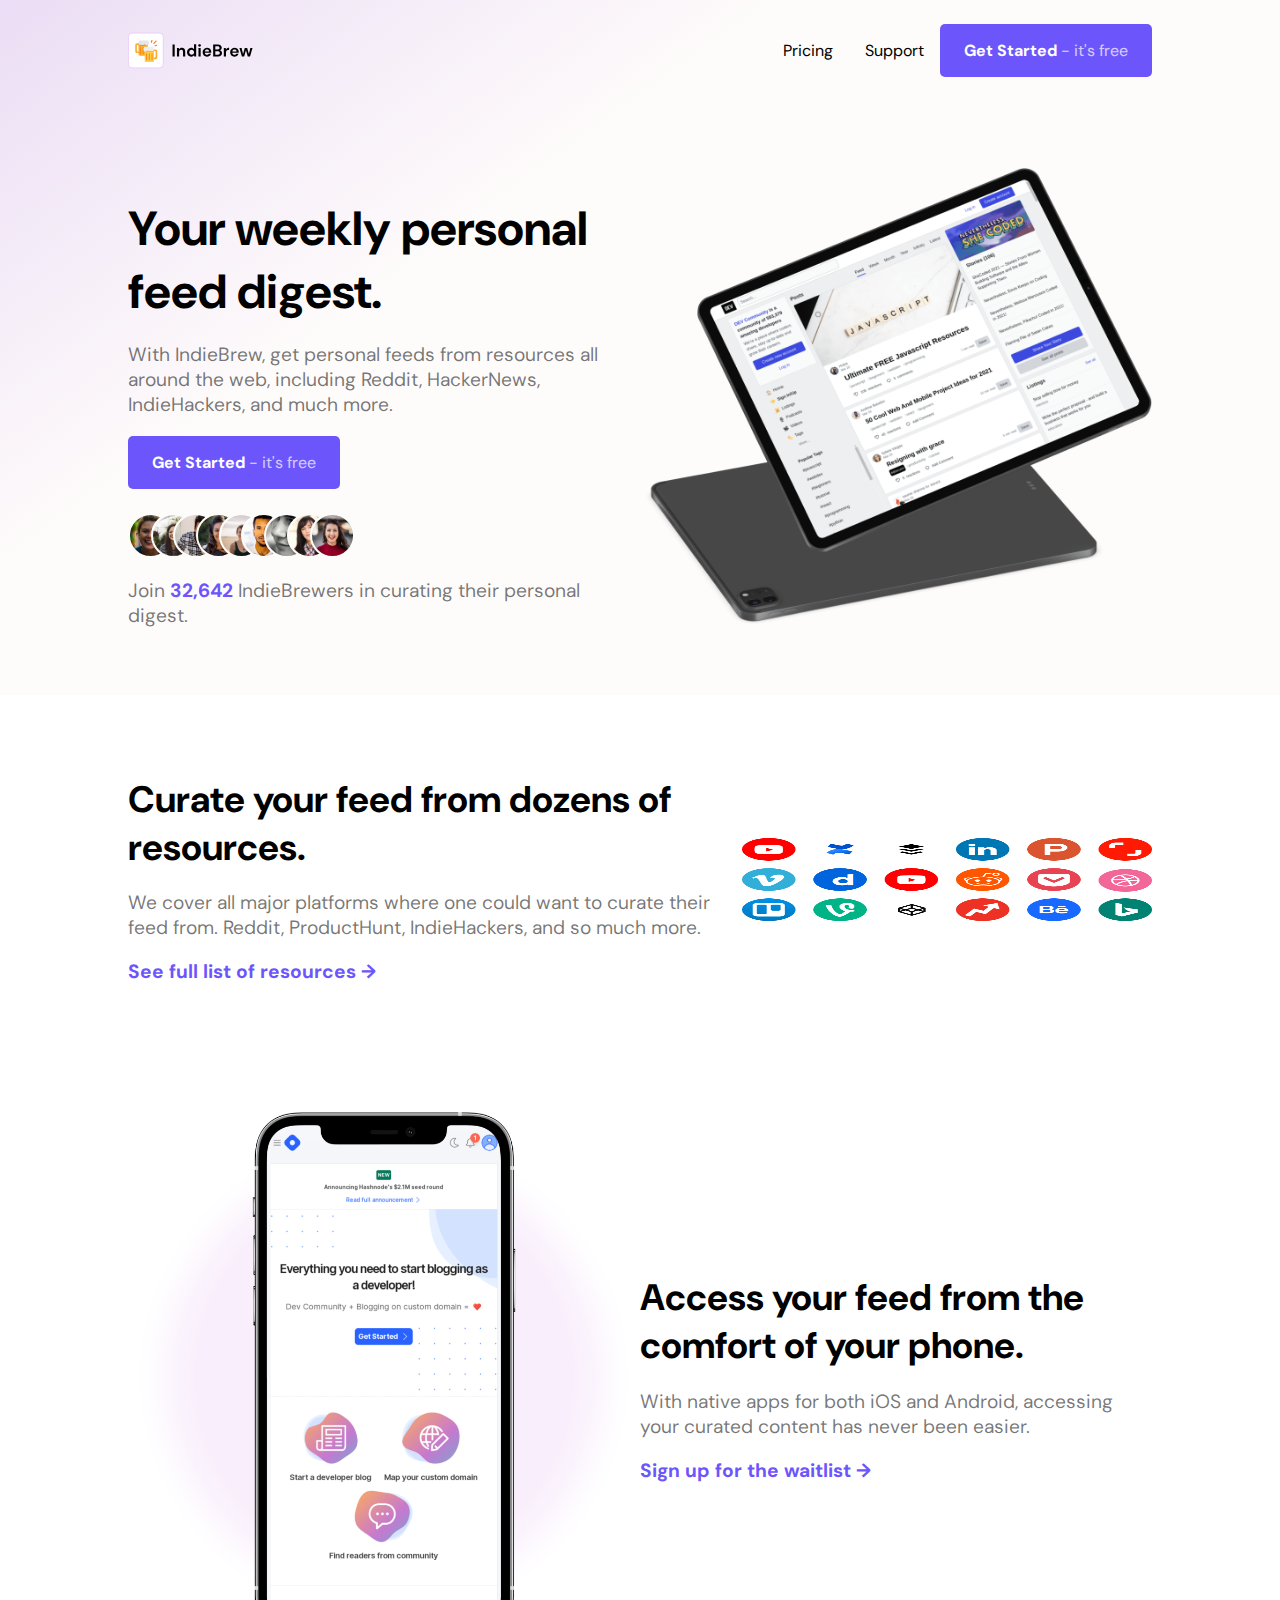
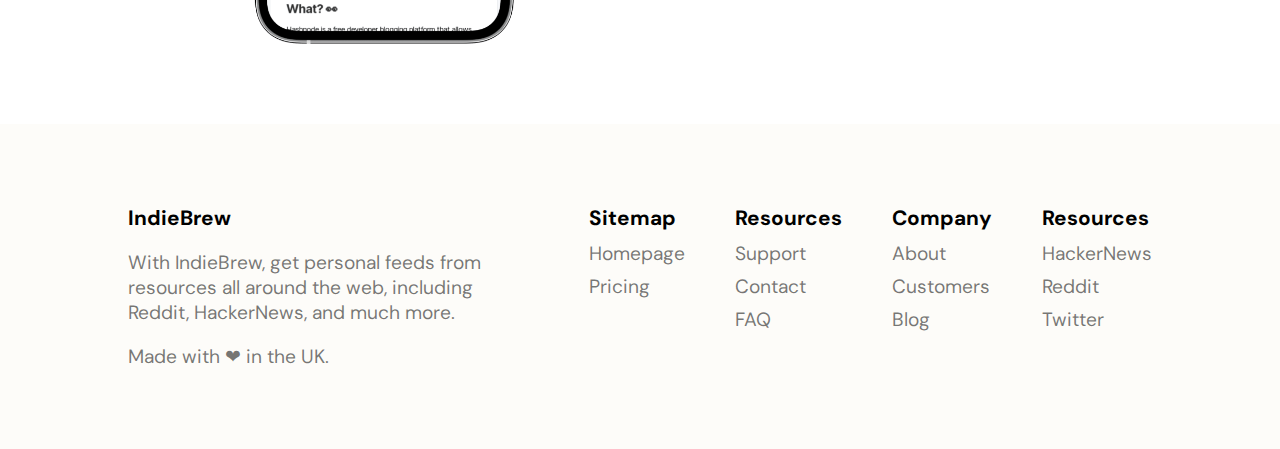
<file: index.html>
<html lang="en">
<head>
    <meta charset="UTF-8">
    <meta http-equiv="X-UA-Compatible" content="IE=edge">
    <meta name="viewport" content="width=device-width, initial-scale=1.0">
    <title>IndieBrew</title>
    <link rel="preconnect" href="https://fonts.googleapis.com">
    <link rel="preconnect" href="https://fonts.gstatic.com" crossorigin>
    <link href="https://fonts.googleapis.com/css2?family=DM+Sans:wght@400;700&display=swap" rel="stylesheet"> 
    <link rel="stylesheet" href="./CSS/base.css">
    <link rel="stylesheet" href="./CSS/main.css">
</head>
<body>
    <div class="bg-home">
        <header class="container">
            <nav class="nav">
                <div class="logo-wrap">
                    <img src="./Assets/Logo.svg" alt="IndieBrew Logo" class="logo">
                    <img src="./Assets/Hamburger Menu.svg" alt="hamburger-menu" class="hamburger">
                </div>
                <div class="nav-div">
                    <a href="#" class="nav-link">Pricing</a>
                    <a href="#" class="nav-link">Support</a>
                    <a href="./sign.html" class="purple-btn">Get Started</a>
                </div>
            </nav>
        </header>

        <div class="home-main container">
            <div class="home-text-wrap">
                <h1 class="home-title">Your weekly personal feed digest.</h1>
                <p class="page-p">With IndieBrew, get personal feeds from resources all around the web, including Reddit, HackerNews, IndieHackers, and much more.</p>
                <a href="./sign.html" class="purple-btn">Get Started</a>
                <img src="./Assets/User Avatars.svg" alt="user-avatars" class="user-img">
                <p class="page-p">Join <span class="num-primary">32,642</span> IndieBrewers in curating their personal digest.</p>
            </div>
            <img src="./Assets/Feed Mockup.png" alt="feed-mockup" class="feed-img">
        </div>
    </div>

    <section id="section-two">
        <div class="container section-two--padding">
            <div class="social-icon-layout">
                <div class="social-text">
                    <h2 class="section-two--title">Curate your feed from dozens of resources.</h2>
                    <p class="page-p">We cover all major platforms where one could want to curate their feed from. Reddit, ProductHunt, IndieHackers, and so much more.</p>
                    <a href="#" class="section-two--link">See full list of resources →</a>
                </div>

                <img src="./Assets/Social Media Icons.png" alt="social-media-image" class="social-icon-img">
            </div>

            <div class="phone-image-layout">
                <img src="./Assets/Phone Mockup.png" alt="phone-mockup" class="phone-img">

                <div class="phone-text">
                    <h3 class="section-two--title">Access your feed from the comfort of your phone.</h3>
                    <p class="page-p">With native apps for both iOS and Android, accessing your curated content has never been easier.</p>
                    <a href="./sign.html" class="section-two--link">Sign up for the waitlist →</a>
                </div>
            </div>
        </div>
    </section>

    <footer id="footer" class="footer-bg">
        <div class="container footer-container--layout">
            <div class="footer-descrip">
                <span class="footer-title">IndieBrew</span>
                <p class="page-p">With IndieBrew, get personal feeds from resources all around the web, including Reddit, HackerNews, and much more.</p>
                <p class="footer-page-p">Made with ❤ in the UK.</p>
            </div>
            <div class="link-layout">
                <ul class="links-list">
                    <li class="footer-title link-title">Sitemap</li>
                    <li class="footer-item"><a href="#" class="footer-link">Homepage</a></li>
                    <li class="footer-item"><a href="#" class="footer-link">Pricing</a></li>
                </ul>
                <ul class="links-list">
                    <li class="footer-title link-title">Resources</li>
                    <li class="footer-item"><a href="#" class="footer-link">Support</a></li>
                    <li class="footer-item"><a href="#" class="footer-link">Contact</a></li>
                    <li class="footer-item"><a href="#" class="footer-link">FAQ</a></li>
                </ul>
                <ul class="links-list">
                    <li class="footer-title link-title">Company</li>
                    <li class="footer-item"><a href="#" class="footer-link">About</a></li>
                    <li class="footer-item"><a href="#" class="footer-link">Customers</a></li>
                    <li class="footer-item"><a href="#" class="footer-link">Blog</a></li>
                </ul>
                <ul class="links-list">
                    <li class="footer-title link-title">Resources</li>
                    <li class="footer-item"><a href="#" class="footer-link">HackerNews</a></li>
                    <li class="footer-item"><a href="#" class="footer-link">Reddit</a></li>
                    <li class="footer-item"><a href="#" class="footer-link">Twitter</a></li>
                </ul>
            </div>
        </div>
    </footer>

<script src="./JS/hamburger.js"></script>
</body>
</html>
</file>
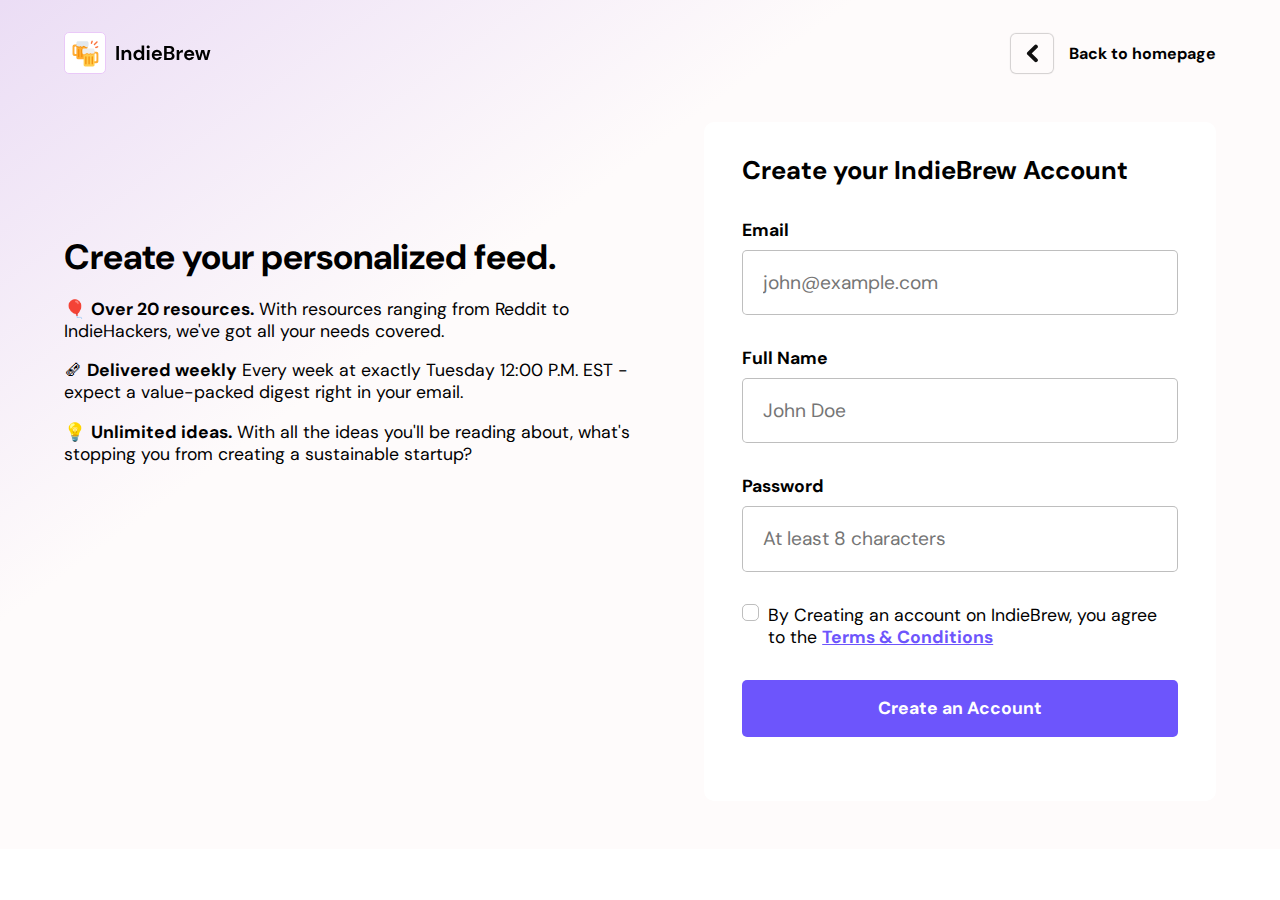
<file: sign.html>
<html lang="en">
<head>
    <meta charset="UTF-8">
    <meta http-equiv="X-UA-Compatible" content="IE=edge">
    <meta name="viewport" content="width=device-width, initial-scale=1.0">
    <title>Sign Up</title>
    <link rel="preconnect" href="https://fonts.googleapis.com">
    <link rel="preconnect" href="https://fonts.gstatic.com" crossorigin>
    <link href="https://fonts.googleapis.com/css2?family=DM+Sans:wght@400;700&display=swap" rel="stylesheet"> 
    <link rel="stylesheet" href="./CSS/base.css">
    <link rel="stylesheet" href="./CSS/sign.css">
</head>
<body>
    <div class="bg-main">
        <header class="container nav-layout">
            <img src="./Assets/Logo.svg" alt="logo">
            <nav class="nav">
                <a href="./index.html" class="nav-link"><img src="./Assets/Back Arrow.svg" alt="back-arrow"></a>
                <span class="nav-title">Back to homepage</span>
            </nav>
        </header>
        
        <div class="container">
            <div class="main-wrap">
                <div class="sign-text-wrap">
                    <h1 class="sign-title">Create your personalized feed.</h1>
                    <p class="sign-p">🎈 <strong>Over 20 resources.</strong> With resources ranging from Reddit to IndieHackers, we've got all your needs covered.</p>
                    <p class="sign-p">🗞 <strong>Delivered weekly</strong> Every week at exactly Tuesday 12:00 P.M. EST - expect a value-packed digest right in your email.</p>
                    <p class="sign-p">💡 <strong>Unlimited ideas.</strong> With all the ideas you'll be reading about, what's stopping you from creating a sustainable startup?</p>
                </div>
                <div class="form-wrap">
                    <form action="" class="form-white">
                        <div class="form-container">
                            <h2 class="form-title">Create your IndieBrew Account</h2>
                            <div class="input-item">
                                <label for="email" class="form-label">Email</label>
                                <input type="email" class="form-input" placeholder="john@example.com" required>
                            </div>
                            <div class="input-item">
                                <label for="email" class="form-label">Full Name</label>
                                <input type="text" class="form-input" placeholder="John Doe" required>
                            </div>
                            <div class="input-item">
                                <label for="email" class="form-label">Password</label>
                                <input type="password" class="form-input" placeholder="At least 8 characters" minlength="8" required>
                            </div>
                            <div class="input-item checkbox-flex">
                                <label for="checkbox" class="checkbox-label">
                                    <input type="checkbox" name="checkbox" id="checkbox" class="checkbox-remove">
                                    <div class="custom-checkbox"></div>
                                </label>
                                <span class="terms-text">By Creating an account on IndieBrew, you agree to the <a href="#" class="terms-link"><u>Terms & Conditions</u></a></span>
                            </div>
                            <div class="input-item">
                                <button type="submit" class="purple-btn">Create an Account</button>
                            </div>
                        </div>
                    </form>
                </div>
            </div>
        </div>
    </div>
    
</body>
</html>
</file>
<file: CSS/base.css>
body, html, div, blockquote, img, label, p, h1, h2, h3, h4, h5, h6, pre, ul,
ol, li, dl, dt, dd, a, input, th, td
{
    margin: 0; padding: 0; 
}

h1, h2, h3, h4, h5, h6
{
    
}

ul, ol, li
{
    list-style: none;
}

a {
    text-decoration: none;
    color: black;
}

*, *::before *::after {
    box-sizing: border-box;
}

img {
    display: block;
    max-width: 100%;
    height: auto;
}
</file>
<file: CSS/main.css>
body {
  font-family: "DM Sans", sans-serif;
}

.container {
  max-width: 90%;
  margin: 0 auto;
}

.bg-home {
  background: #ebddf5;
  background: linear-gradient(144deg, #ebddf5 0%, #fefbfb 35%);
}

.purple-btn {
  display: block;
  width: -moz-max-content;
  width: fit-content;
  padding: 1em 1.5em;
  border-radius: 5px;
  background-color: #6D55FC;
  color: white;
  font-weight: bold;
  font-size: 1rem;
  transition: background 1s;
}

.purple-btn::after {
  content: " - it's free";
  opacity: 0.7;
  font-weight: normal;
}

.purple-btn:hover {
  background-color: #ff006f;
}

.logo-wrap {
  display: flex;
  justify-content: space-between;
  padding: 2em 0;
}

.logo {
  width: 125px;
}

.hamburger {
  cursor: pointer;
  transition: 1s;
  transform: rotate(0deg);
}

.hamburger:hover {
  transform: rotate(90deg);
}

.nav-div {
  display: flex;
  flex-direction: column;
  align-items: center;
  overflow: hidden;
  height: 0;
  transition: 1.5s;
}

.nav-div-toggle {
  height: 135px;
}

.nav-link {
  margin-bottom: 0.75em;
  transition: 250ms;
}

.nav-link:hover {
  color: #ff006f;
}

@media (min-width: 700px) {
  .hamburger {
    display: none;
  }

  .nav-div {
    height: initial;
  }

  .logo-wrap {
    padding: 0;
  }

  .nav {
    display: flex;
    justify-content: space-between;
    padding: 1.5em 0;
  }

  .nav-div {
    flex-direction: row;
  }

  .nav-link {
    margin: 0 1em;
  }
}
.home-main {
  display: flex;
  flex-direction: column-reverse;
  padding-bottom: 5em;
}

.home-title {
  margin-top: 1em;
  font-size: 2.6rem;
}

.page-p {
  margin: 1em 0;
  color: rgba(0, 0, 0, 0.541);
  font-size: 1.2rem;
}

.user-img {
  margin-top: 1.5em;
}

.num-primary {
  color: #6D55FC;
  font-weight: bold;
}

@media (min-width: 700px) {
  .home-title {
    font-size: 3rem;
  }

  .feed-img {
    width: 50%;
    align-self: center;
  }

  .home-text-wrap {
    max-width: 85%;
  }
}
@media (min-width: 1100px) {
  .home-main {
    flex-direction: row;
    padding: 3em 0;
  }

  .container {
    max-width: 80%;
  }

  .home-text-wrap {
    max-width: 60%;
  }
}
@media (min-width: 1600px) {
  html {
    font-size: 20px;
  }

  .home-text-wrap {
    max-width: 50%;
  }

  .home-main {
    padding: 5em 0;
  }
}
.section-two--padding {
  padding: 2em 0 5em 0;
}

.social-icon-layout {
  display: flex;
  flex-direction: column-reverse;
}

.phone-image-layout {
  margin-top: 5em;
}

.section-two--title {
  margin-top: 1em;
  font-size: 2.3rem;
}

.section-two--link {
  font-size: 1.2rem;
  color: #6D55FC;
  font-weight: bold;
  transition: 1s;
}

.section-two--link:hover {
  color: #ff006f;
}

@media (min-width: 700px) {
  .social-icon-layout {
    flex-direction: row;
  }

  .social-icon-img {
    max-width: 40%;
    max-height: 40%;
    align-self: center;
    margin-left: 2em;
  }

  .social-text {
    max-width: 60%;
  }

  .phone-image-layout {
    display: flex;
  }

  .phone-img {
    max-width: 50%;
  }

  .phone-text {
    max-width: 50%;
  }
}
@media (min-width: 1100px) {
  .phone-text {
    margin: auto 0;
  }

  .section-two--title {
    margin: 0;
  }

  .social-icon-layout {
    padding: 3em 0;
  }
}
.footer-bg {
  background-color: #FDFCF9;
}

.footer-container--layout {
  padding: 5em 0;
}

.footer-title {
  display: block;
  font-weight: bold;
  font-size: 1.3rem;
}

.footer-page-p {
  color: rgba(0, 0, 0, 0.541);
  font-size: 1.2rem;
}

.link-layout {
  margin-top: 3em;
  display: flex;
  justify-content: space-between;
  flex-wrap: wrap;
  column-gap: 25%;
  row-gap: 50px;
}

.link-title {
  margin-bottom: 0.5em;
}

.footer-item + .footer-item {
  margin-top: 0.5em;
}

.footer-link {
  display: inline-block;
  color: rgba(0, 0, 0, 0.541);
  font-size: 1.2rem;
  transition: 1s;
}

.footer-link:hover {
  color: #ff006f;
}

@media (min-width: 700px) {
  .footer-container--layout {
    display: flex;
    justify-content: space-between;
  }

  .footer-descrip {
    max-width: 50%;
  }

  .link-layout {
    margin: 0 0 0 3em;
    column-gap: 20px;
  }
}
@media (min-width: 1100px) {
  .footer-descrip {
    max-width: 40%;
  }

  .link-layout {
    column-gap: 50px;
  }
}

/*# sourceMappingURL=main.css.map */
</file>
<file: CSS/sign.css>
@charset "UTF-8";
body {
  font-family: "DM Sans", sans-serif;
}

.container {
  max-width: 90%;
  margin: 0 auto;
}

.nav-layout {
  display: flex;
  justify-content: space-between;
  padding: 2em 0;
}

.nav-title {
  display: none;
  font-weight: bold;
}

.nav-link {
  display: block;
  padding: 10px 15px 10px 15px;
  box-shadow: 0 0 1px 1px rgba(0, 0, 0, 0.178);
  border-radius: 5px;
}

@media (min-width: 740px) {
  .nav-title {
    display: block;
    margin-left: 1em;
  }

  .nav {
    display: flex;
    align-items: center;
  }
}
.bg-main {
  background: #ebddf5;
  background: linear-gradient(144deg, #ebddf5 0%, #fefbfb 35%);
}

.main-wrap {
  padding: 1em 0 3em 0;
}

.sign-title {
  font-size: 2.2rem;
}

.sign-p {
  margin: 1em 0;
  font-size: 1.1rem;
}

input, textarea, select {
  font-family: inherit;
}

.form-white {
  background-color: #fff;
  border-radius: 10px;
  margin: 2em 0 0 0;
}

.form-container {
  max-width: 85%;
  margin: 0 auto;
  padding: 2em 0;
}

.form-title {
  font-size: 1.6rem;
}

.input-item {
  margin: 2em 0;
}

.form-label {
  font-size: 1.1rem;
  font-weight: bold;
  display: block;
  margin-bottom: 0.5em;
}

.form-input {
  width: 100%;
  padding: 1em 0 1em 1em;
  border-radius: 5px;
  border: 1px solid rgba(0, 0, 0, 0.253);
  font-size: 1.2rem;
}

.form-input:focus {
  outline: 3px solid #ff006f;
}

.checkbox-flex {
  display: flex;
}

.checkbox-remove {
  display: none;
}

.checkbox-label {
  width: -moz-max-content;
  width: fit-content;
  cursor: pointer;
  display: inline-block;
}

.custom-checkbox {
  display: flex;
  justify-content: center;
  align-items: center;
  height: 15px;
  width: 15px;
  border: 1px solid rgba(0, 0, 0, 0.253);
  border-radius: 5px;
  transition: 500ms;
}

.custom-checkbox::after {
  content: "✓";
  color: #fff;
  font-size: 0.75rem;
}

.checkbox-remove:checked + .custom-checkbox {
  background-color: #ff006f;
}

.terms-text {
  display: inline-block;
  font-size: 1.1rem;
  margin-left: 0.5em;
}

.terms-link {
  font-weight: bold;
  color: #6D55FC;
  transition: 1s;
}

.terms-link:hover {
  color: #ff006f;
}

.purple-btn {
  display: block;
  border: none;
  border-radius: 5px;
  background-color: #6D55FC;
  color: #fff;
  width: 100%;
  padding: 1em 2em;
  text-align: center;
  font-size: 1.1rem;
  font-family: "DM Sans", sans-serif;
  font-weight: bold;
  transition: 1s;
  cursor: pointer;
}

.purple-btn:hover {
  background-color: #ff006f;
}

@media (min-width: 1100px) {
  .main-wrap {
    display: flex;
    justify-content: space-between;
  }

  .form-white {
    margin: 0 0 0 4em;
  }

  .form-wrap {
    max-width: 50%;
  }

  .sign-text-wrap {
    margin: 7em 0 0 0;
    max-width: 50%;
  }
}
@media (min-width: 1600px) {
  html {
    font-size: 20px;
  }
}

/*# sourceMappingURL=sign.css.map */
</file>
